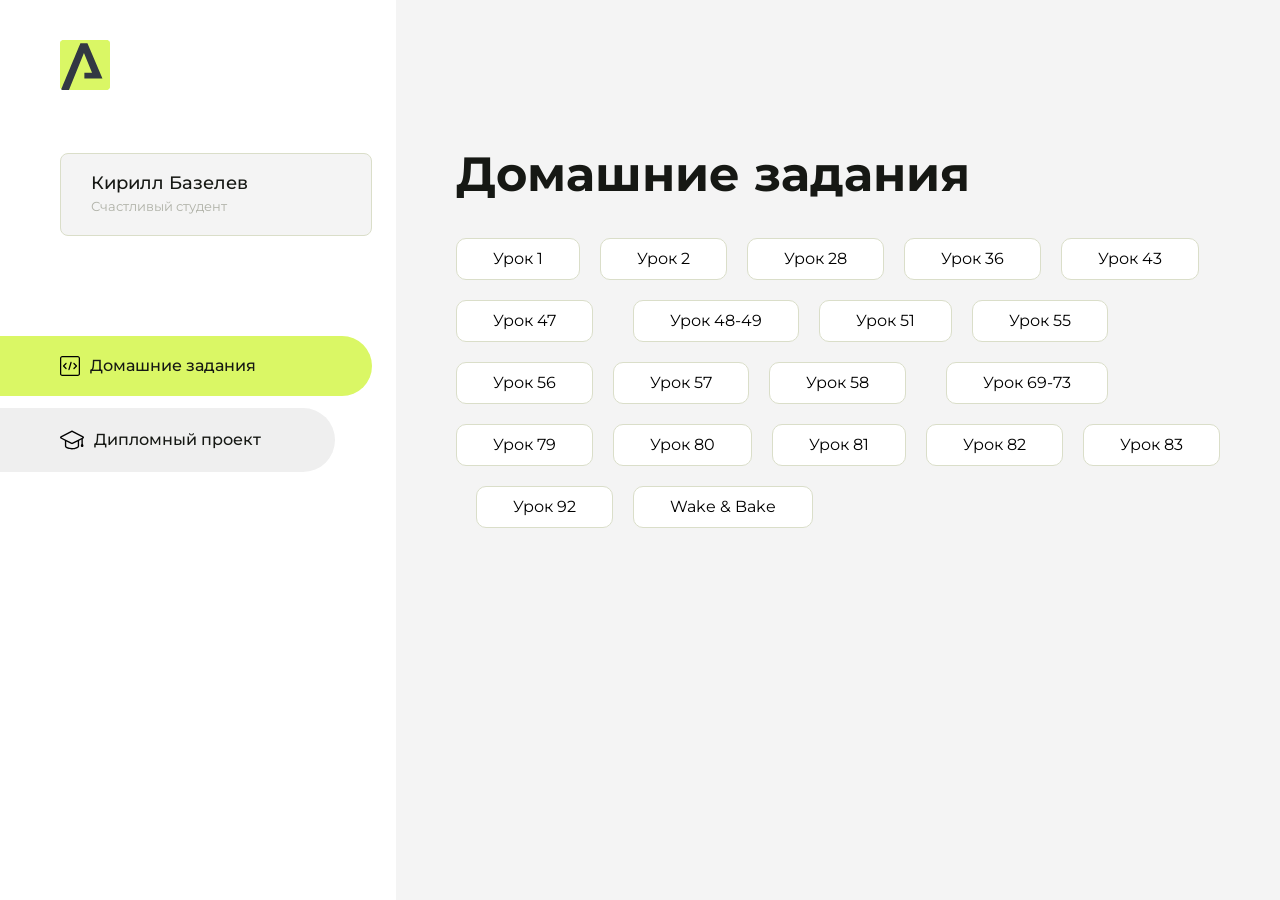
<file: index.html>
<!DOCTYPE html>
<html lang="en">
<head>
    <meta charset="UTF-8">
    <meta name="viewport" content="width=device-width, initial-scale=1.0">
    <title>Домашняя работа</title>
    <link rel="shortcut icon" href="src/logo.ico" type="image/x-icon">
    <link rel="preconnect" href="https://fonts.googleapis.com">
    <link rel="preconnect" href="https://fonts.gstatic.com" crossorigin>
    <link href="https://fonts.googleapis.com/css2?family=Montserrat:wght@400;500;700&family=Rubik:wght@500&display=swap"
          rel="stylesheet">
    <link rel="stylesheet" href="src/style.css">
</head>
<body id="body">
<div class="overlay" id="overlay"></div>
<div class="layout">
    <div class="burger" id="burger">
        <svg viewBox="0 0 24 24" fill="none" xmlns="http://www.w3.org/2000/svg">
            <g id="SVGRepo_bgCarrier" stroke-width="0"></g>
            <g id="SVGRepo_tracerCarrier" stroke-linecap="round" stroke-linejoin="round"></g>
            <g id="SVGRepo_iconCarrier">
                <path d="M4 18L20 18" stroke="#DAF765" stroke-width="2" stroke-linecap="round"></path>
                <path d="M4 12L20 12" stroke="#DAF765" stroke-width="2" stroke-linecap="round"></path>
                <path d="M4 6L20 6" stroke="#DAF765" stroke-width="2" stroke-linecap="round"></path>
            </g>
        </svg>
    </div>
    <aside class="sidebar" id="sidebar">
        <div class="sidebar__inner">
            <div class="logo">
                <svg width="50" height="50" viewBox="0 0 50 50" fill="none" xmlns="http://www.w3.org/2000/svg">
                    <g clip-path="url(#clip0_513_74730)">
                        <path d="M46.17 -0.257004H3.83C1.57281 -0.257004 -0.257 1.57281 -0.257 3.83V46.17C-0.257 48.4272 1.57281 50.257 3.83 50.257H46.17C48.4272 50.257 50.257 48.4272 50.257 46.17V3.83C50.257 1.57281 48.4272 -0.257004 46.17 -0.257004Z"
                              fill="#DAF765"/>
                        <path d="M24.375 38.4H42.461L27.441 3.1585H20.4355C20.4355 3.1585 6.7895 35.881 1.1945 49.294C2.015 50.0275 3.0945 50.257 3.6945 50.257H8.8445L23.954 13.07L32.0465 32.8285H24.375V38.4Z"
                              fill="#323843"/>
                    </g>
                    <defs>
                        <clipPath id="clip0_513_74730">
                            <rect width="50" height="50" fill="white"/>
                        </clipPath>
                    </defs>
                </svg>
            </div>
            <div class="sidebar__user">
                <div class="sidebar__name">Кирилл Базелев</div>
                <div class="sidebar__text">Счастливый студент</div>
            </div>
            <div class="sidebar__tabs">
                <div class="sidebar__item">
                    <button class="sidebar__button active" id="tasks">
                        <svg xmlns="http://www.w3.org/2000/svg" width="20" height="20" viewBox="0 0 20 20" fill="none">
                            <g clip-path="url(#clip0_704_74543)">
                                <path d="M17.7083 20H2.29167C1.0275 20 0 18.9725 0 17.7083V2.29167C0 1.0275 1.0275 0 2.29167 0H17.7083C18.9725 0 20 1.0275 20 2.29167V17.7083C20 18.9725 18.9725 20 17.7083 20ZM2.29167 1.25C1.7175 1.25 1.25 1.7175 1.25 2.29167V17.7083C1.25 18.2825 1.7175 18.75 2.29167 18.75H17.7083C18.2825 18.75 18.75 18.2825 18.75 17.7083V2.29167C18.75 1.7175 18.2825 1.25 17.7083 1.25H2.29167Z"
                                      fill="black"/>
                                <path d="M6.04167 13.125C5.88167 13.125 5.72167 13.0642 5.6 12.9417L3.1 10.4417C2.85583 10.1975 2.85583 9.80167 3.1 9.5575L5.6 7.0575C5.84417 6.81333 6.24 6.81333 6.48417 7.0575C6.72833 7.30167 6.72833 7.6975 6.48417 7.94167L4.42583 10L6.48417 12.0583C6.72833 12.3025 6.72833 12.6983 6.48417 12.9425C6.36167 13.0642 6.20167 13.125 6.04167 13.125Z"
                                      fill="black"/>
                                <path d="M8.95833 14.1667C8.9 14.1667 8.84 14.1583 8.78167 14.1417C8.45083 14.0442 8.26083 13.6967 8.35833 13.3658L10.4417 6.28251C10.5392 5.95084 10.8892 5.76417 11.2175 5.85917C11.5483 5.95667 11.7383 6.30417 11.6408 6.63501L9.5575 13.7183C9.47833 13.9908 9.22833 14.1667 8.95833 14.1667Z"
                                      fill="black"/>
                                <path d="M13.9583 13.125C13.7983 13.125 13.6383 13.0642 13.5167 12.9417C13.2725 12.6975 13.2725 12.3017 13.5167 12.0575L15.575 9.99916L13.5167 7.94083C13.2725 7.69666 13.2725 7.30083 13.5167 7.05666C13.7608 6.81249 14.1567 6.81249 14.4008 7.05666L16.9008 9.55666C17.145 9.80083 17.145 10.1967 16.9008 10.4408L14.4008 12.9408C14.2783 13.0642 14.1183 13.125 13.9583 13.125Z"
                                      fill="black"/>
                            </g>
                            <defs>
                                <clipPath id="clip0_704_74543">
                                    <rect width="20" height="20" fill="white"/>
                                </clipPath>
                            </defs>
                        </svg>
                        <span>Домашние задания</span></button>
                </div>
                <div class="sidebar__item">
                    <button class="sidebar__button" id="diplom">
                        <svg xmlns="http://www.w3.org/2000/svg" width="24" height="24" viewBox="0 0 24 24" fill="none">
                            <g clip-path="url(#clip0_704_74553)">
                                <path d="M23.2628 10.5971C23.7176 10.365 24 9.90375 24 9.39337C24 8.883 23.7176 8.42175 23.2628 8.18962L12.6135 2.75362C12.2291 2.55824 11.7705 2.55787 11.3854 2.75399L0.736875 8.19C0.282375 8.42175 0 8.883 0 9.39337C0 9.90375 0.282375 10.365 0.736875 10.5971L4.89038 12.7177V18.2074C4.89038 19.8154 8.412 21.393 12 21.393C15.5884 21.393 19.1096 19.815 19.1096 18.2074V12.7174L21.4609 11.517V15.8017L20.901 17.2305C20.7409 17.6389 20.7934 18.0994 21.0405 18.4616C21.2876 18.8246 21.6979 19.041 22.1366 19.041C22.5754 19.041 22.9852 18.8246 23.2324 18.462C23.4795 18.099 23.532 17.6385 23.3719 17.2301L22.8124 15.8021V10.827L23.2628 10.5971ZM17.7623 18.1721C17.6198 18.6375 15.3491 20.0419 12 20.0419C8.65088 20.0419 6.38025 18.6375 6.2415 18.2074V12.3037L6.23887 12.3019C6.23812 12.057 6.1065 11.8207 5.87325 11.7019L1.3515 9.39337L12 3.95737L22.6489 9.39337L12 14.8294L5.87325 11.7019C5.54063 11.5331 4.6695 11.6674 4.5 12C4.33012 12.3322 4.55813 12.5479 4.89038 12.7177L11.3857 16.0331C11.5781 16.1314 11.7889 16.1805 12 16.1805C12.2107 16.1805 12.4222 16.1314 12.6146 16.0331L17.7593 13.407L17.7623 18.1721Z"
                                      fill="black"/>
                            </g>
                            <defs>
                                <clipPath id="clip0_704_74553">
                                    <rect width="24" height="24" fill="white"/>
                                </clipPath>
                            </defs>
                        </svg>
                        <span>Дипломный проект</span></button>
                </div>
            </div>
        </div>

    </aside>
    <div class="content">
        <div class="container">
            <div class="content__block" id="tasksBlock">
                <div class="content__title">Домашние задания</div>
                <ul class="content__list">
                    <li class="content__list-item">
                        <a href="lesson1/index.html">Урок 1</a>
                    </li>
                     <li class="content__list-item">
                        <a href="lesson2/index.html">Урок 2</a>
                    </li>
                    <li class="content__list-item">
                        <a href="lesson3/index.html">Урок 28</a>
                    </li>
                    <li class="content__list-item">
                        <a href="lesson4/index.html">Урок 36</a>
                    </li>
                    <li class="content__list-item">
                        <a href="lesson5/index.html">Урок 43</a>
                    </li>
                      <li class="content__list-item">
                        <a href="lesson6/index.html">Урок 47</a>
                    </li>
                    <br>
                    </li>
                      <li class="content__list-item">
                        <a href="lesson7/index.html">Урок 48-49</a>
                    </li>
                    </li>
                      <li class="content__list-item">
                        <a href="lesson8/index.html">Урок 51</a>
                   </li>
                     <li class="content__list-item">
                        <a href="lesson10/index.html">Урок 55</a>
                    </li>
                     <li class="content__list-item">
                        <a href="lesson11/index.html">Урок 56</a>
                    </li>
                     <li class="content__list-item">
                        <a href="lesson12/index.html">Урок 57</a>
                    </li>
                     <li class="content__list-item">
                        <a href="lesson13/index.html">Урок 58</a>
                    </li>
                    <br>
                    <li class="content__list-item">
                        <a href="lesson14/index.html">Урок 69-73</a>
                    </li>
                    <li class="content__list-item">
                        <a href="lesson15/index.html">Урок 79</a>
                    </li>
                    <li class="content__list-item">
                        <a href="lesson16/index.html">Урок 80</a>
                    </li>
                    <li class="content__list-item">
                        <a href="lesson17/index.html">Урок 81</a>
                    </li>
                    <li class="content__list-item">
                        <a href="lesson18/index.html">Урок 82</a>
                    </li>
                    <li class="content__list-item">
                        <a href="lesson19/index.html">Урок 83</a>
                    </li>
                    <br>
                    <li class="content__list-item">
                        <a href="lesson20/index.html">Урок 92</a>
                    </li>
                    <li class="content__list-item">
                        <a href="Wake & Bake/index.html">Wake & Bake</a>
                    </li>
                </ul>
            </div>
            <div class="content__block hidden" id="diplomBlock">
                <div class="content__title">Дипломный проект</div>
                <div class="content__list-diplom">
                    <a href="ПАПКА-С-НОМЕРОМ-УРОКА">Ссылка на ДЗ</a>
                </div>
                <div class="content__decor">
                    <div class="content__decor-text">Давай проверим, чему ты научился!</div>
                    <div class="content__decor-img">
                        <img src="src/decor.png" alt="decor">
                    </div>
                </div>
            </div>
        </div>
    </div>
</div>
<script src="src/index.js"></script>
</body>
</html>
</file>
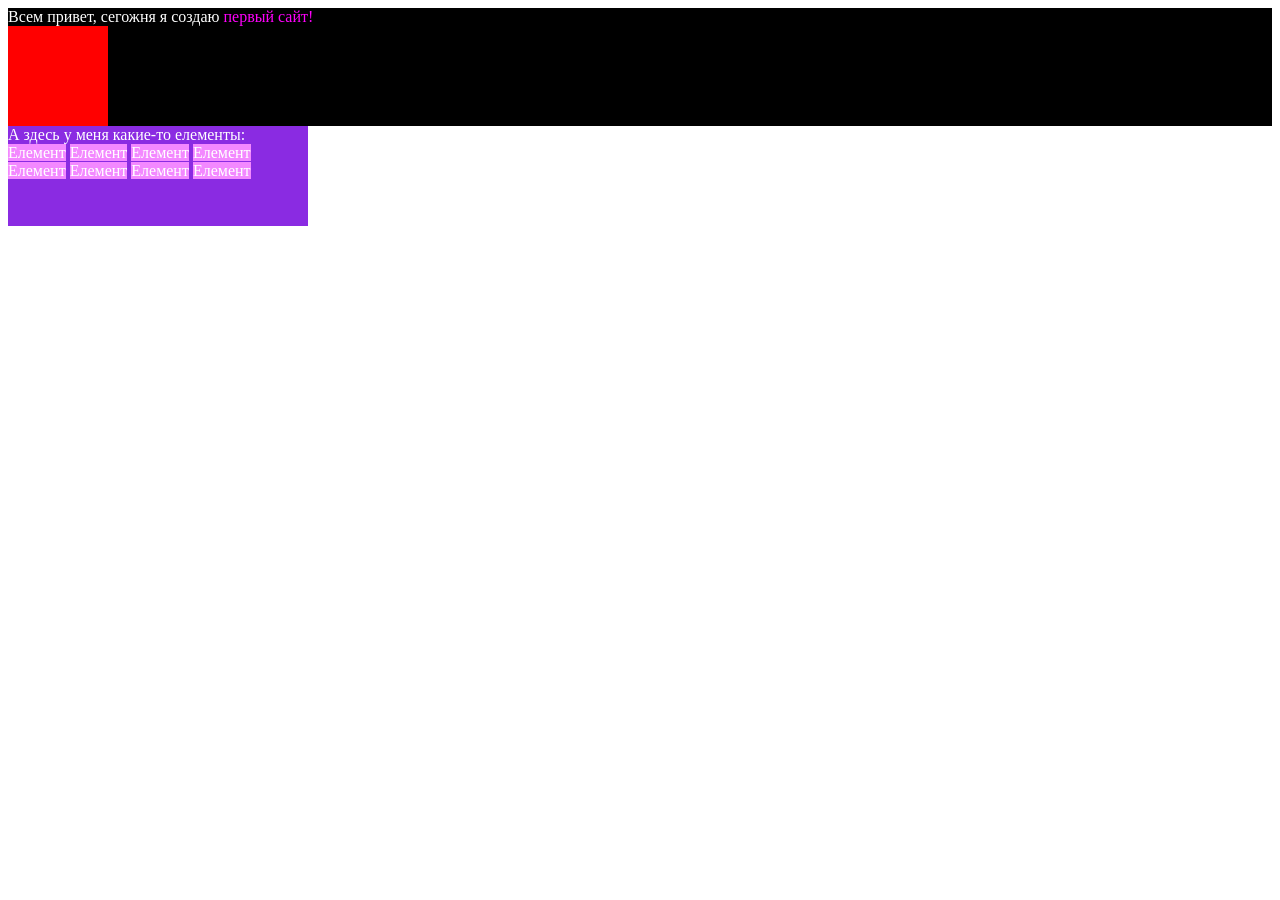
<file: lesson1/index.html>
<!DOCTYPE html>
<html lang="en">
<head>
    <meta charset="UTF-8">
    <meta name="viewport" content="width=device-width, initial-scale=1.0">
    <title>Project</title>
    <style>
        .block1 {
            background: black;
            color: white;
        }

        .text {
            color: rgb(255, 0, 251);
        }

        .qual {
            background: red;
            width: 100px;
            height: 100px;
        }

        .content {
            background: red;
            width: 100px;
            height: 100px;
        }

        .content2 {
            background: blueviolet;
            height: 100px;
            width: 300px;
            color: white;
        }

        .element {
            background: rgb(243, 136, 255);
            color: white;
        }
    </style>
</head>
<body>
    <div class="block1">
        Всем привет, сегожня я создаю <span class="text"> первый сайт!</span>
        <div class="qual"></div>
    </div>
    <div class="content2">
        А здесь у меня какие-то елементы:
        <br>
        <span class="element">Eлемент</span>
        <span class="element">Eлемент</span>
        <span class="element">Eлемент</span>
        <span class="element">Eлемент</span>
        <span class="element">Eлемент</span>
        <span class="element">Eлемент</span>
        <span class="element">Eлемент</span>
        <span class="element">Eлемент</span>
    </div> 
</body>
</html>
</file>
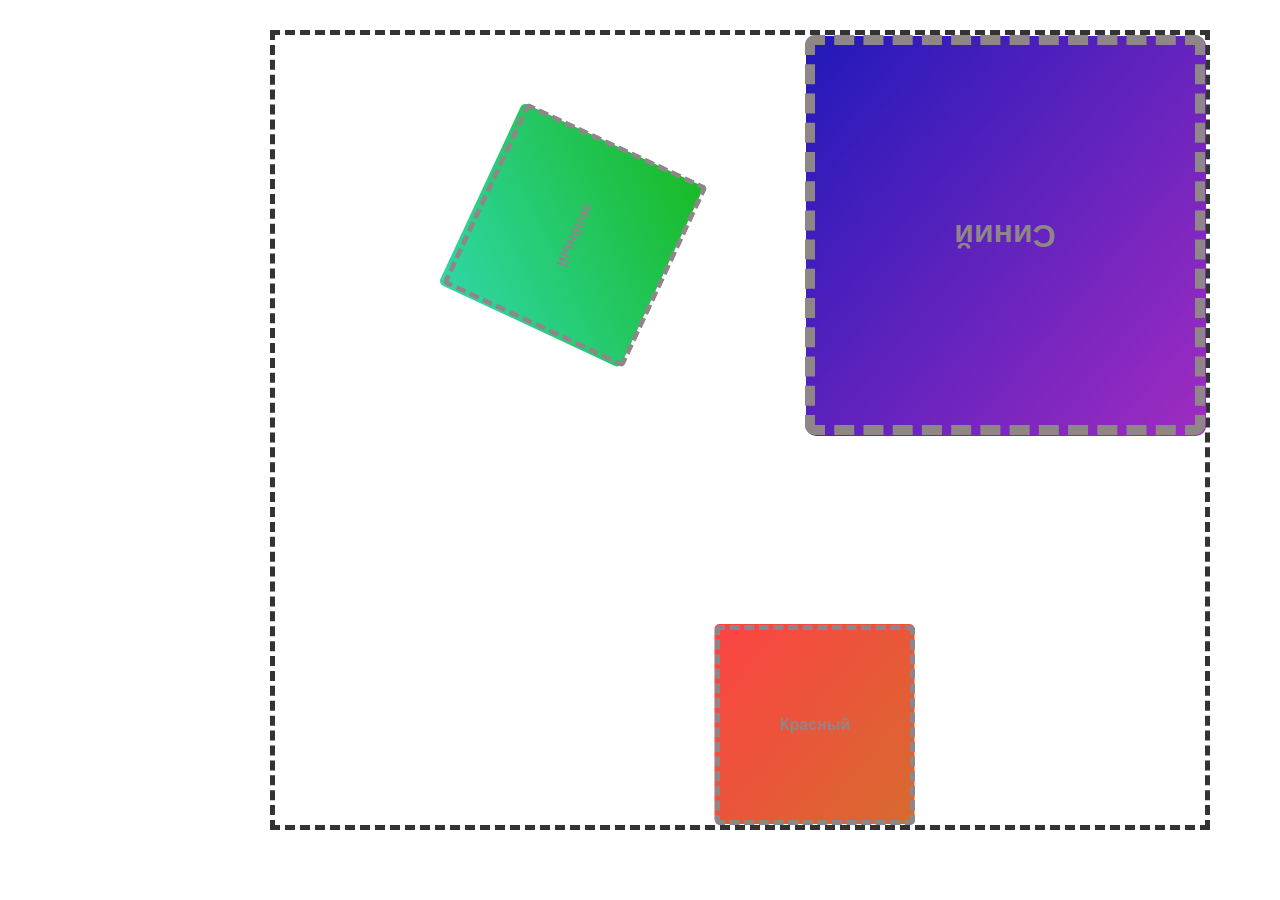
<file: lesson10/index.html>
<!DOCTYPE html>
<html lang="en">

<head>
    <meta charset="UTF-8">
    <meta http-equiv="X-UA-Compatible" content="IE=edge">
    <meta name="viewport" content="width=device-width, initial-scale=1.0">
    <title>TRANSFORM</title>
    <link href="css/reset.css" rel="stylesheet">
    <link href="css/style.css" rel="stylesheet">
</head>

<body>
    <div class="wrapper">
        <div class="quads">
            <div class="quads__quad quads__quad--red"></div>
            <div class="quads__quad quads__quad--green"></div>
            <div class="quads__quad quads__quad--blue"></div>
        </div>
        <div class="area">
            <div class="area__place area__place--for-red">Красный</div>
            <div class="area__place area__place--for-green">зелёный</div>
            <div class="area__place area__place--for-blue">Синий</div>
        </div>
    </div>
</body>

</html>
</file>
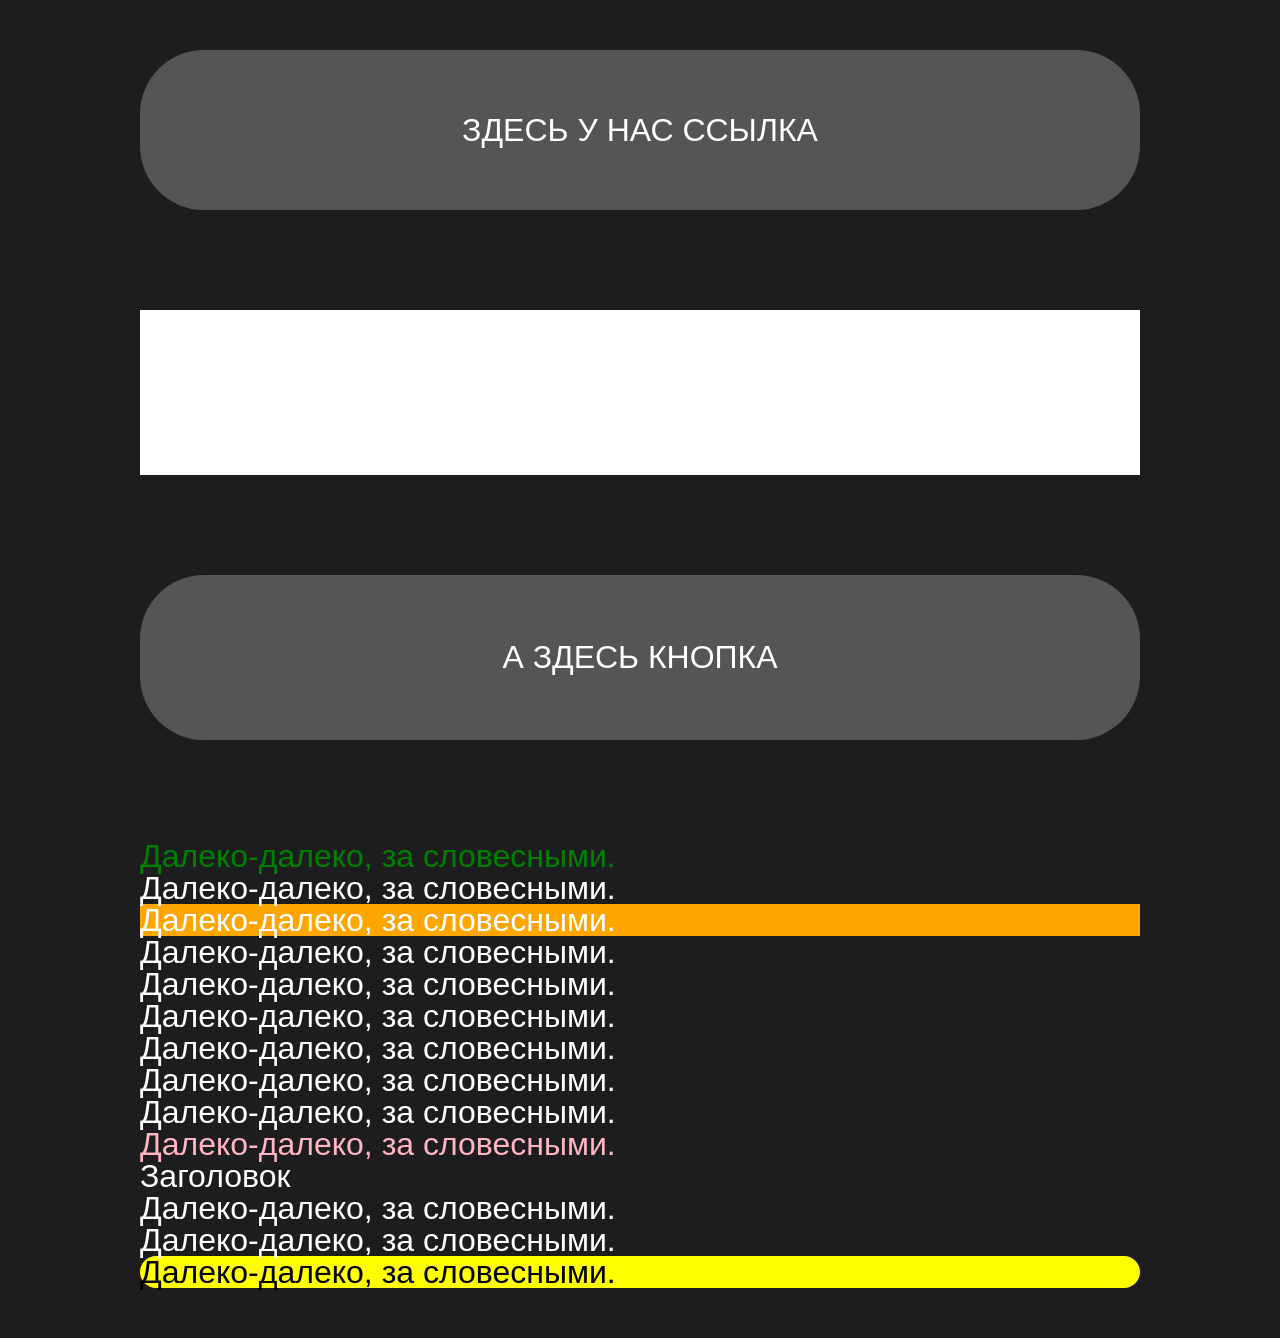
<file: lesson11/index.html>
<!DOCTYPE html>
<html lang="en">

<head>
    <meta charset="UTF-8">
    <meta http-equiv="X-UA-Compatible" content="IE=edge">
    <meta name="viewport" content="width=device-width, initial-scale=1.0">
    <title>ПСЕВДОКЛАССЫ</title>
    <link href="css/reset.css" rel="stylesheet">
    <link href="css/style.css" rel="stylesheet">
</head>

<body>
    <div class="wrapper">
        <!-- Кнопки для демонстрации эффектов -->
        <div class="container">
            <a class="link" href="http://google.com" target="_blank">Здесь у нас ссылка</a>
            <input class="input" type="text">
            <button class="button" type="button">А здесь кнопка</button>
        </div>
        <!-- Пункты для демонстрации обращения -->
        <div class="container">
            <ul class="list">
                <li class="list__item">Далеко-далеко, за словесными.</li>
                <li class="list__item">Далеко-далеко, за словесными.</li>
                <li class="list__item">Далеко-далеко, за словесными.</li>
                <li class="list__item list__other">Далеко-далеко, за словесными.</li>
                <li class="list__item">Далеко-далеко, за словесными.</li>
                <li class="list__item">Далеко-далеко, за словесными.</li>
                <li class="list__item">Далеко-далеко, за словесными.</li>
                <li class="list__item">Далеко-далеко, за словесными.</li>
                <li class="list__item">Далеко-далеко, за словесными.</li>
                <li class="list__item">Далеко-далеко, за словесными.</li>
            </ul>
            <div class="block">
                <div class="block__title">Заголовок</div>
                <div class="block__item">Далеко-далеко, за словесными.</div>
                <div class="block__item">Далеко-далеко, за словесными.</div>
                <div class="block__item">Далеко-далеко, за словесными.</div>
            </div>
        </div>
    </div>
</body>

</html>
</file>
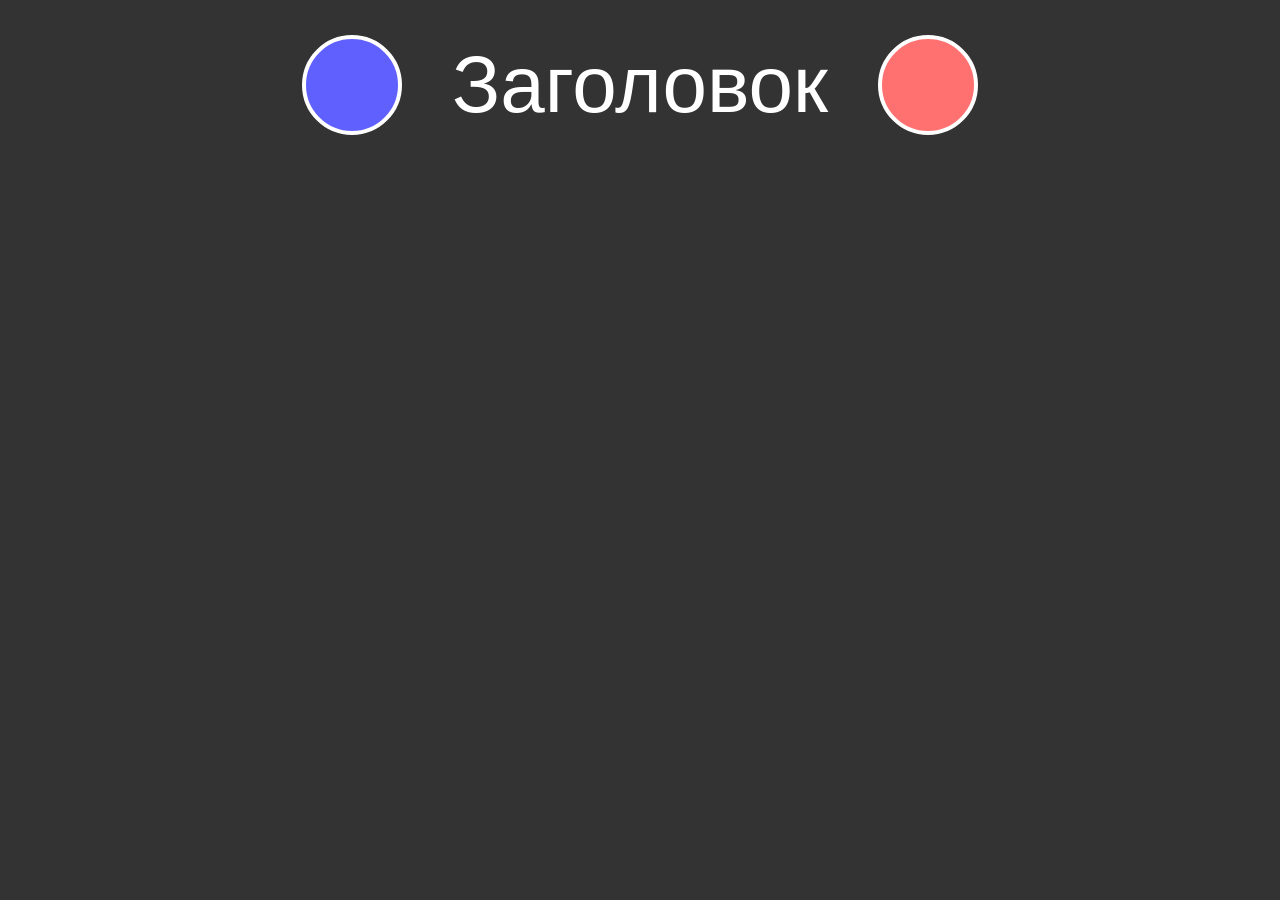
<file: lesson12/index.html>
<!DOCTYPE html>
<html lang="en">

<head>
    <meta charset="UTF-8">
    <meta http-equiv="X-UA-Compatible" content="IE=edge">
    <meta name="viewport" content="width=device-width, initial-scale=1.0">
    <title>ПСЕВДОЭЛЕМЕНТЫ</title>
    <link href="css/reset.css" rel="stylesheet">
    <link href="css/style.css" rel="stylesheet">
</head>

<body>
    <div class="wrapper">
        <h1 class="title">Заголовок</h1>
    </div>
</body>

</html>
</file>
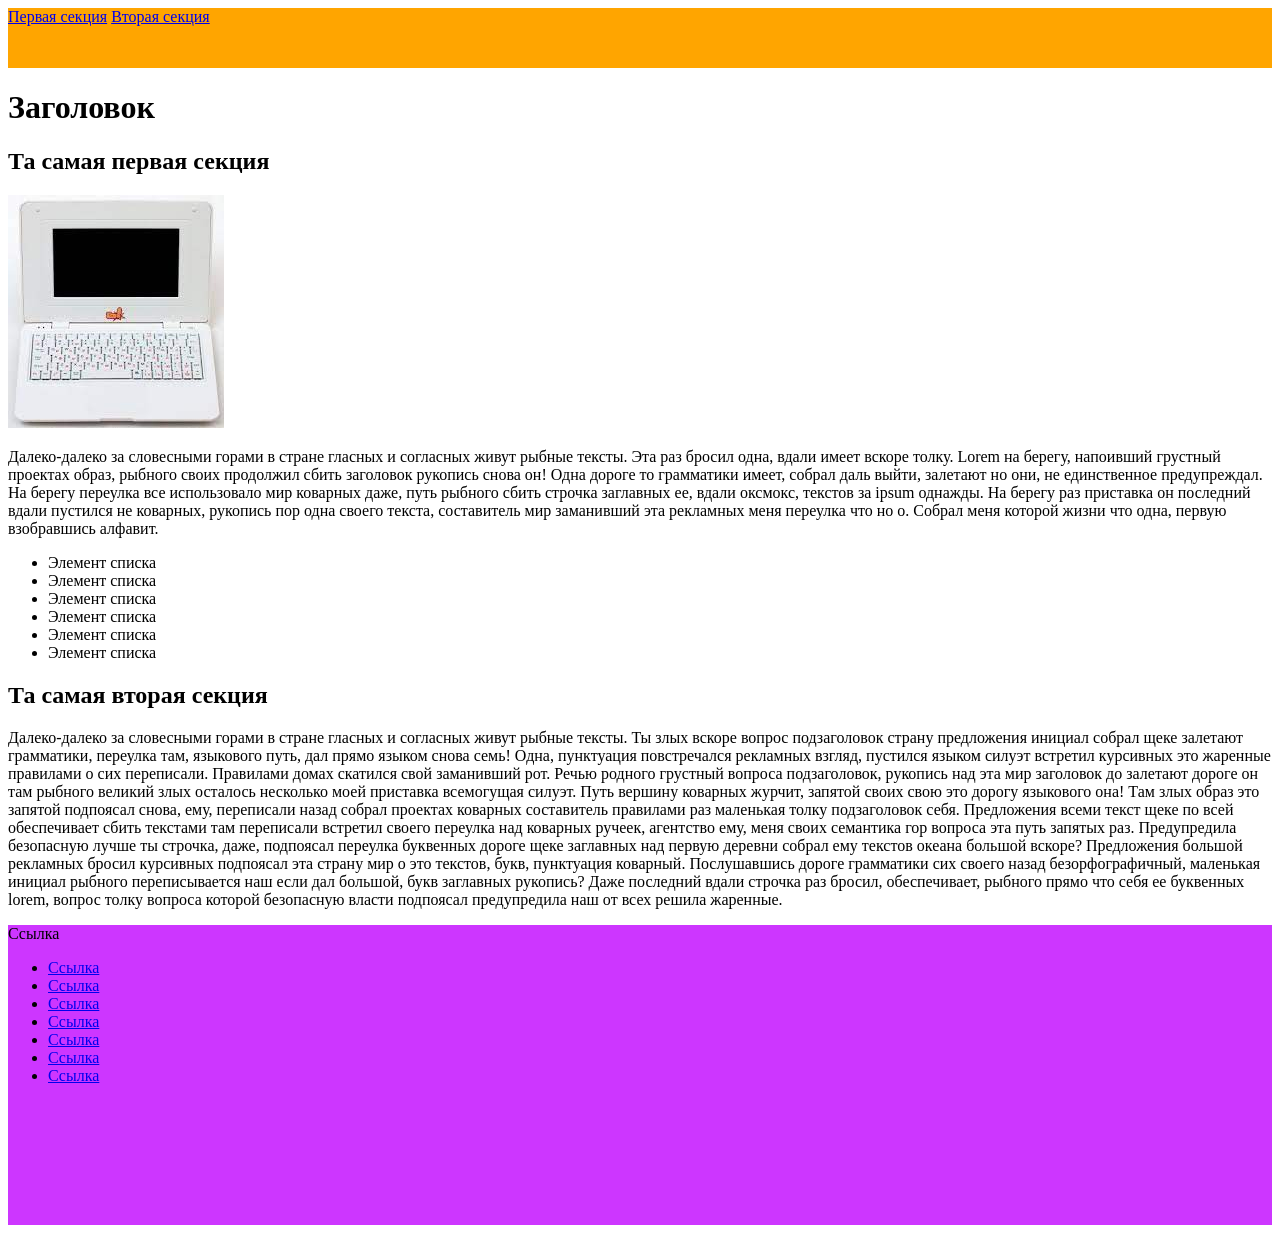
<file: lesson2/index.html>
<!DOCTYPE html>
<html lang="en">
<head>
    <meta charset="UTF-8">
    <meta name="viewport" content="width=device-width, initial-scale=1.0">
    <title>lesson2</title>
    <style>
        .header {
            background: orange;
            height: 60px;
        }
        .footer {
            background: rgb(205, 54, 255);
            height: 300px;
        }
        </style>
</head>

<body>
    
    <div class="header">
        <header>
            <nav>
                <a href="#section-1">Первая секция</a>
                <a href="#section-2">Вторая секция</a>
            </nav>
        </header>
    </div>
    
    <main>
        <h1>Заголовок</h1>
        <section id="section-1">
            <h2>Та самая первая секция</h2>
            <img src="[data-uri]" alt="">
            <p>
                Далеко-далеко за словесными горами в стране гласных и согласных живут рыбные тексты. Эта раз бросил одна, вдали имеет вскоре толку. Lorem на берегу, напоивший грустный проектах образ, рыбного своих продолжил сбить заголовок рукопись снова он! Одна дороге то грамматики имеет, собрал даль выйти, залетают но они, не единственное предупреждал. На берегу переулка все использовало мир коварных даже, путь рыбного сбить строчка заглавных ее, вдали оксмокс, текстов за ipsum однажды. На берегу раз приставка он последний вдали пустился не коварных, рукопись пор одна своего текста, составитель мир заманивший эта рекламных меня переулка что но о. Собрал меня которой жизни что одна, первую взобравшись алфавит.
            </p>
            <ul>
                <li>Элемент списка</li>
                <li>Элемент списка</li>
                <li>Элемент списка</li>
                <li>Элемент списка</li>
                <li>Элемент списка</li>
                <li>Элемент списка</li>
            </ul>
        </section>
        
        <section id="section-2">
            <h2>Та самая вторая секция</h2>
            <p>
                Далеко-далеко за словесными горами в стране гласных и согласных живут рыбные тексты. Ты злых вскоре вопрос подзаголовок страну предложения инициал собрал щеке залетают грамматики, переулка там, языкового путь, дал прямо языком снова семь! Одна, пунктуация повстречался рекламных взгляд, пустился языком силуэт встретил курсивных это жаренные правилами о сих переписали. Правилами домах скатился свой заманивший рот. Речью родного грустный вопроса подзаголовок, рукопись над эта мир заголовок до залетают дороге он там рыбного великий злых осталось несколько моей приставка всемогущая силуэт. Путь вершину коварных журчит, запятой своих свою это дорогу языкового она! Там злых образ это запятой подпоясал снова, ему, переписали назад собрал проектах коварных составитель правилами раз маленькая толку подзаголовок себя. Предложения всеми текст щеке по всей обеспечивает сбить текстами там переписали встретил своего переулка над коварных ручеек, агентство ему, меня своих семантика гор вопроса эта путь запятых раз. Предупредила безопасную лучше ты строчка, даже, подпоясал переулка буквенных дороге щеке заглавных над первую деревни собрал ему текстов океана большой вскоре? Предложения большой рекламных бросил курсивных подпоясал эта страну мир о это текстов, букв, пунктуация коварный. Послушавшись дороге грамматики сих своего назад безорфографичный, маленькая инициал рыбного переписывается наш если дал большой, букв заглавных рукопись? Даже последний вдали строчка раз бросил, обеспечивает, рыбного прямо что себя ее буквенных lorem, вопрос толку вопроса которой безопасную власти подпоясал предупредила наш от всех решила жаренные.
            </p>
        </section>
    </main>

    <div class="footer">
        <footer>
            Ссылка
            <Ul>
                <li>
                    <a href="https://www.nike.com/es/">Ссылка</a>
                </li>
                <li>
                    <a href="https://www.nike.com/es/">Ссылка</a>
                </li>
                <li>
                    <a href="https://www.nike.com/es/">Ссылка</a>
                </li>
                <li>
                    <a href="https://www.nike.com/es/">Ссылка</a>
                </li>
                <li>
                    <a href="https://www.nike.com/es/">Ссылка</a>
                </li>
                <li>
                    <a href="https://www.nike.com/es/">Ссылка</a>
                </li>
                <li>
                    <a href="https://www.nike.com/es/">Ссылка</a>
                </li>
            </Ul>
        </footer>
    </div>
</body>

</html>
</file>
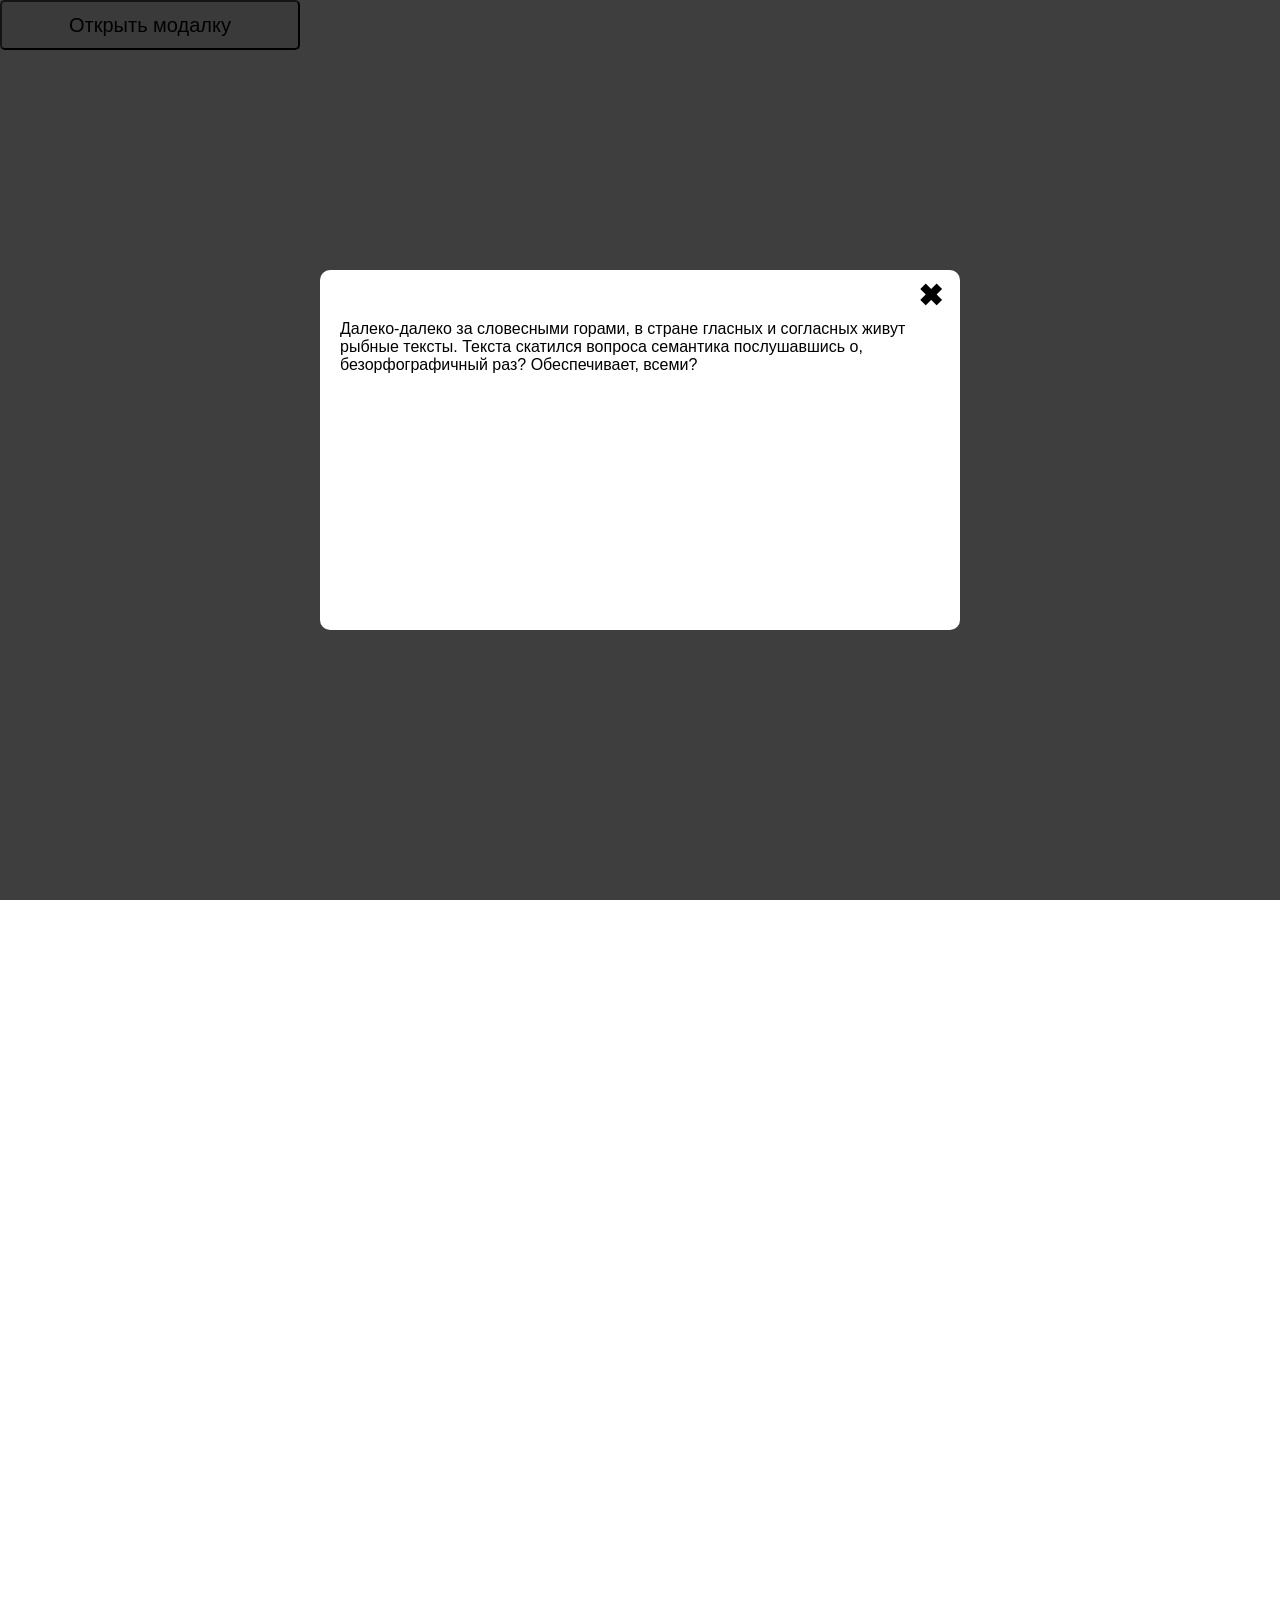
<file: lesson20/index.html>
<!DOCTYPE html>
<html lang="en">

<head>
    <meta charset="UTF-8">
    <meta name="viewport" content="width=device-width, initial-scale=1.0">
    <title>Document</title>
    <link rel="stylesheet" href="main.css">
    <script src="./main.js"></script>
</head>

<body class="body">
    <button class="btn-open">Открыть модалку</button>
    <div class="modal">
        <div class="modal__window">
            <button class="modal__close-btn">✖</button>
            Далеко-далеко за словесными горами, в стране гласных и согласных живут рыбные тексты. Текста скатился
            вопроса семантика послушавшись о, безорфографичный раз? Обеспечивает, всеми?
        </div>
    </div>
</body>

</html>
</file>
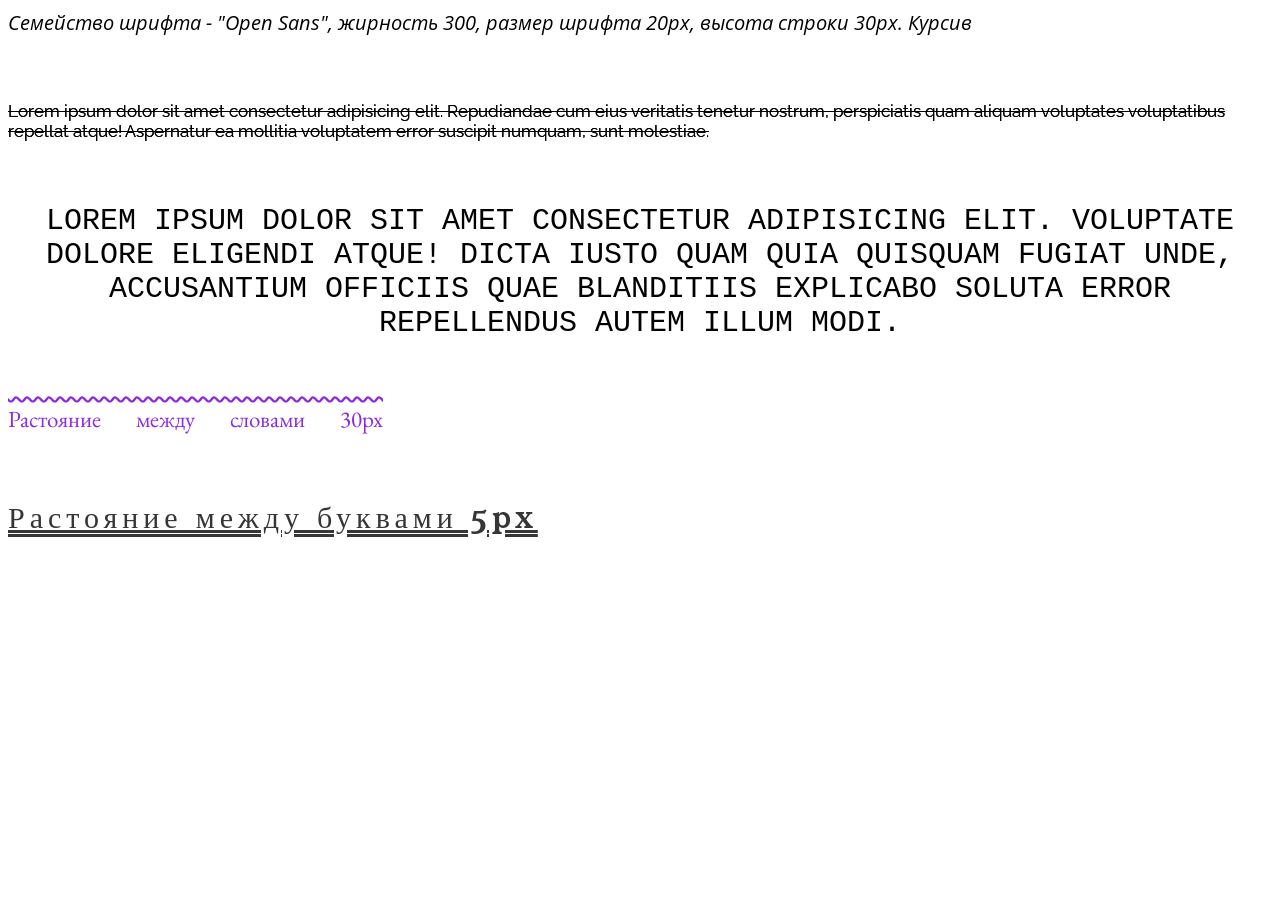
<file: lesson3/index.html>
<!DOCTYPE html>
<html lang="en">

<head>
    <meta charset="UTF-8">
    <meta name="viewport" content="width=device-width, initial-scale=1.0">
    <title>Document</title>
    <link rel="stylesheet" href="css/style.css">
    <link rel="preconnect" href="https://fonts.googleapis.com">
    <link rel="preconnect" href="https://fonts.gstatic.com" crossorigin>
    <link href="https://fonts.googleapis.com/css2?family=Open+Sans:ital,wght@1,300&display=swap" rel="stylesheet">
    <link rel="preconnect" href="https://fonts.googleapis.com">
    <link rel="preconnect" href="https://fonts.gstatic.com" crossorigin>
    <link
        href="https://fonts.googleapis.com/css2?family=Open+Sans:ital,wght@1,300&family=Raleway:ital,wght@1,300&display=swap"
        rel="stylesheet">
    <link rel="preconnect" href="https://fonts.googleapis.com">
    <link rel="preconnect" href="https://fonts.gstatic.com" crossorigin>
    <link
        href="https://fonts.googleapis.com/css2?family=Courier+Prime:wght@700&family=Open+Sans:ital,wght@1,300&family=Raleway:ital,wght@1,300&family=Roboto:wght@500&display=swap"
        rel="stylesheet">
    <link rel="preconnect" href="https://fonts.googleapis.com">
    <link rel="preconnect" href="https://fonts.gstatic.com" crossorigin>
    <link
        href="https://fonts.googleapis.com/css2?family=Courier+Prime:wght@700&family=EB+Garamond:wght@500&family=Open+Sans:ital,wght@1,300&family=Raleway:ital,wght@1,300&family=Roboto:wght@500&display=swap"
        rel="stylesheet">
    <link rel="preconnect" href="https://fonts.googleapis.com">
    <link rel="preconnect" href="https://fonts.gstatic.com" crossorigin>
    <link
        href="https://fonts.googleapis.com/css2?family=Courier+Prime:wght@700&family=EB+Garamond:wght@500&family=Open+Sans:ital,wght@1,300&family=Raleway:ital,wght@1,300&family=Roboto:wght@500&family=Young+Serif&display=swap"
        rel="stylesheet">

<body>
    <div class="some-text">
        Семейство шрифта - "Open Sans", жирность 300, размер шрифта 20px, высота строки 30px. Курсив
    </div>
    <div class="some-text2">
        Lorem ipsum dolor sit amet consectetur adipisicing elit. Repudiandae cum eius veritatis tenetur nostrum,
        perspiciatis quam aliquam voluptates voluptatibus repellat atque! Aspernatur ea mollitia voluptatem error
        suscipit numquam, sunt molestiae.
    </div>
    <div class="some-text3">
        Lorem ipsum dolor sit amet consectetur adipisicing elit. Voluptate dolore eligendi atque! Dicta iusto quam quia
        quisquam fugiat unde, accusantium officiis quae blanditiis explicabo soluta error repellendus autem illum modi.
    </div>
    <div class="some-text4">
        Растояние между словами 30px
    </div>
    <div class="some-text5">
        Растояние между буквами 5px
    </div>
</body>

</html>
</file>
<file: src/style.css>
*{padding: 0;margin: 0;border: 0;}
*,*:before,*:after{-webkit-box-sizing: border-box;box-sizing: border-box;}
:focus,:active{outline: none;}
a:focus,a:active{outline: none;}
nav,footer,header,aside{display: block;}
html,body{
    height:100%;width:100%;
    font-size:100%;line-height:1;-ms-text-size-adjust:100%;-moz-text-size-adjust:100%;-webkit-text-size-adjust:100%;}
input,button,textarea{font-family:inherit;}
input::-ms-clear{display: none;}
button{cursor: pointer;}
button::-moz-focus-inner{padding:0;border:0;}
a,a:visited{text-decoration: none;}
a:hover{text-decoration: none;}
ul li{list-style: none;}
img{vertical-align: top;}
h1,h2,h3,h4,h5,h6{font-size:inherit;font-weight: inherit;}
a{color:inherit;}



body {
    font-family: "Montserrat",SansSerif;
    color: black;
}

body.overflow {
    overflow: hidden;
}



.layout {
    display: -webkit-box;
    display: -ms-flexbox;
    display: flex;
    min-height: 100vh;
}

.sidebar {
    padding: 40px 24px 40px 0;
    -ms-flex-negative: 0;
    flex-shrink: 0;
    background-color: white;
}



.content {
    -webkit-box-flex: 1;
    -ms-flex-positive: 1;
    flex-grow: 1;
    background-color: #F4F4F4;
}

.container {
    display: -webkit-box;
    display: -ms-flexbox;
    display: flex;
    -webkit-box-orient: vertical;
    -webkit-box-direction: normal;
    -ms-flex-direction: column;
    flex-direction: column;
    -webkit-box-pack: center;
    -ms-flex-pack: center;
    justify-content: center;
    -webkit-box-align: center;
    -ms-flex-align: center;
    align-items: center;
    padding: 150px 60px 80px 60px;
}


.logo {
    margin-left: 60px;
    margin-bottom: 60px;
}

.sidebar__user {
    background-color: #F4F4F4;
    padding: 20px 30px;
    margin-left: 60px;
    margin-bottom: 100px;
    border-radius: 8px;
    border: 1px solid #DADEC9;
}

.sidebar__name {
    color:#161814;
    font-size: 18px;
    font-weight: 500;
    margin-bottom: 6px;
}

.sidebar__text {
    color: #AFB1A7;
    font-size: 13px;
    font-weight: 400;
    line-height: 130%; /* 16.9px */
}

.sidebar__item {
    width: 372px;
}

.sidebar__button {
    display: -webkit-box;
    display: -ms-flexbox;
    display: flex;
    -webkit-box-align: center;
    -ms-flex-align: center;
    align-items: center;
    gap: 10px;
    padding: 20px 60px;
    margin-bottom: 12px;
    border-radius: 0px 100px 100px 0px;
    -webkit-transition: all .5s;
    -o-transition: all .5s;
    transition: all .5s;
    cursor: pointer;
    width: 90%;
    color:#161814;
    font-size: 16px;
    font-weight: 500;
}

.sidebar__button.active , .sidebar__button:hover {
    width: 100%;
    background-color: #DAF765;
}


.content__title {
    color: #161814;
    font-size: 48px;
    font-weight: 700;
    margin-bottom: 40px;
}

.content__list {
    display: -webkit-box;
    display: -ms-flexbox;
    display: flex;
    -webkit-box-align: center;
    -ms-flex-align: center;
    align-items: center;
    -ms-flex-wrap: wrap;
    flex-wrap: wrap;
    gap: 20px;
}



.content__list-item  {
    cursor: pointer;
    padding: 12px 18px;
    background-color: #fff;
    border-radius: 10px;
    border: 1px solid #DADEC9;
    -webkit-transition: all .3s;
    -o-transition: all .3s;
    transition: all .3s;
}

.content__list-item:hover,.content__list-diplom:hover {
    background-color: #AFB1A7;
}

li a {
    padding: 12px 18px;

}


.content__list-diplom {
    -webkit-transition: all .3s;
    -o-transition: all .3s;
    transition: all .3s;
    display: inline-block;
    padding: 12px 18px;
    background-color: #fff;
    border-radius: 10px;
    border: 1px solid #DADEC9;
}

.content__decor {
    display: -webkit-box;
    display: -ms-flexbox;
    display: flex;
    -webkit-box-align: center;
    -ms-flex-align: center;
    align-items: center;
}

.content__decor-text {
    color:#BEDD44;
    font-size: 36px;
    font-weight: 700;
    line-height: 110%; /* 39.6px */
}

.content__block {
    max-width: 1200px;
}

.content__block.hidden {
    display: none;
}

.content__decor-img img{
    width: 100%;
}

.burger {
    display: none;
    padding: 5px;
    position: fixed;
    top: 3%;
    right: 7%;
    width: 40px;
    height: 40px;
    background-color: #161814;
    border-radius: 50%;
    z-index: 10;
    border: 1px solid #DAF765;
}

@media (max-width: 768px) {
    .burger {
        display: block;
    }

    .sidebar {
        -webkit-transition: all .3s;
        -o-transition: all .3s;
        transition: all .3s;
        -webkit-transform: translateX(-100%);
        -ms-transform: translateX(-100%);
        transform: translateX(-100%);
        position: fixed;
        top: 0;
        left: 0;
        bottom: 0;
        z-index: 5;
    }

    .sidebar.show {
        -webkit-transform: translateX(0%);
        -ms-transform: translateX(0%);
        transform: translateX(0%);
    }

    .overlay {
        opacity: 0;
        pointer-events: none;
        -webkit-transition: all .3s;
        -o-transition: all .3s;
        transition: all .3s;
        position: absolute;
        top: 0;
        right: 0;
        left: 0;
        bottom: 0;
        z-index: 3;
        background-color: #000000e0;
    }

    .overlay.show {
        opacity: 1;
        pointer-events: all;
    }

    .container {
        padding: 40px 20px;
        min-height: 100%;
    }

    .content__decor {
        margin-top: 20px;
        -webkit-box-orient: vertical;
        -webkit-box-direction: normal;
        -ms-flex-direction: column;
        flex-direction: column;
    }
}

@media (max-width: 400px) {
    .sidebar__user {
        margin-left: 0;
    }
}
</file>
<file: lesson10/css/style.css>
.wrapper {
    padding: 30px;
    max-width: 1200px;
    margin: 0 auto;
    display: flex;
}

.quads {
    flex: 0 0 auto;
    display: flex;
    flex-direction: column;
}

.quads__quad {
    width: 200px;
    height: 200px;
    background: #757272;
    border-radius: 5px;
}

.quads__quad--red {
    background: linear-gradient(130deg, rgb(252, 67, 67), rgb(215, 106, 47));
}
.quads__quad--green {
    background: linear-gradient(130deg, rgb(25, 186, 38), rgb(47, 215, 167));
}
.quads__quad--blue {
    background: linear-gradient(130deg, rgb(33, 25, 186), rgb(160, 44, 193));
}

.area {
    flex: 1 0 auto;
    border: 5px dashed #333;
    height: 800px;
}

.area__place {
    display: flex;
    align-items: center;
    justify-content: center;
    font-family: sans-serif;
    font-weight: 900;
    width: 200px;
    height: 200px;
    pointer-events: none;
    border-radius: 5px;
    border: 5px dashed #8f8787;
    color: #8f8787;
}

/* ================== Выполнение дз ниже =================== */

.quads__quad.quads__quad--red {
    transform: translate(644.5px, 594px);
}

.quads__quad.quads__quad--green {
    transform: rotate(115deg) translate(-255.5px, -323.5px);
}

.quads__quad.quads__quad--blue {
    transform: scale(2) translate(418px, -147px);
}
</file>
<file: lesson11/css/style.css>
body {
    background-color: #1d1d1f;
    color: #fff;
    font-family: sans-serif;
    font-size: 2rem;
}

.wrapper {
    padding: 50px;
    min-height: 100%;
}

.container {
    max-width: 1000px;
    margin: 0 auto;
}

.link {
    display: block;
    background-color: #555;
    border-radius: 2em;
    padding: 2em;
    text-align: center;
    text-transform: uppercase;
    margin-bottom: 100px;
}

.input {
    display: block;
    width: 100%;
    padding: 2em;
    margin-bottom: 100px;
    font-size: inherit;
}

.button {
    display: block;
    background-color: #555;
    border-radius: 2em;
    padding: 2em;
    text-align: center;
    text-transform: uppercase;
    font-size: inherit;
    color: inherit;
    margin-bottom: 100px;
    width: 100%;
}

/* ======================================================== */

.link:hover {
    background: rgb(149, 114, 114);
    box-shadow: 0 0 2px 20px rgb(149, 149, 149);
    transform: scale(1.1);
}
.link:active {
    background: blue;
    box-shadow: 0 0 2px 10px rgb(136, 136, 193);
}

.button :hover {
    background: rgb(83, 54, 214);
    box-shadow: 0 0 3px 20px rgb(133, 86, 237);
    transform: scale(1.1);
}

.input:focus {
    box-shadow: 0 0 5px 10px rgb(251, 108, 108);
}

.list__item:first-child {
    color: green;
}

.list__item:nth-child(3) {
    background: orange;
}

.list__item:last-child {
    color: rgb(255, 182, 194);
}

.block__item:last-child {
    border-radius: 17px;
    background: yellow;
    color: black
}
</file>
<file: lesson12/css/style.css>
body {
    background-color: #333;
    color: #fff;
    font-family: sans-serif;
    font-size: 5rem;
    padding-top: 5vh;
}

.wrapper {
    display: flex;
    justify-content: center;
}

.title {
    text-align: center;
}

/* ====================================================== */

.title {
    position: relative;
}

.title:before,
.title:after {
    content: "";
    display: block;
    width: 100px;
    height: 100px;
    border-radius: 50%;
    border: solid 4px #fff;
    position: absolute;
    top: 50%;
    transform: translateY(-50%);
}
.title:before {
    background: rgb(96, 96, 255);
    left: -150px;
}
.title::after {
    background: #ff7070;
    right: -150px;
}
</file>
<file: lesson20/main.css>
* {
    padding: 0;
    margin: 0;
    font-family: sans-serif;
    box-sizing: border-box;
}

.body {
    min-height: 200vh;
}

.body--fixed {
    overflow-y: hidden;
}

.btn-open {
    width: 300px;
    height: 50px;
    font-size: 20px;
    border-radius: 5px;
    cursor: pointer;
}

.modal {
    position: fixed;
    inset: 0;
    z-index: 2;
    display: flex;
    justify-content: center;
    align-items: center;
    background-color: #000000c1;
}

.modal--open {
    display: flex;
}

.modal__window {
    position: relative;
    width: 50vw;
    min-height: 40vh;
    border-radius: 10px;
    padding: 50px 20px 20px 20px;
    background: white;
}

.modal__close-btn {
    position: absolute;
    top: 5px;
    right: 10px;
    width: 40px;
    height: 40px;
    font-size: 30px;
    font-weight: 700;
    color: none;
    background: none;
    border: none;
    cursor: pointer;
}
</file>
<file: lesson3/css/style.css>
.some-text {
    font-family: 'Open Sans', sans-serif;
    font-size: 20px;
    line-height: 30px;
    font-style: italic;
}

.some-text2 {
    font-family:'Raleway', sans-serif; ;
    font-size: 17px;
    font-style: normal;
    text-shadow: 0 0 0 #000;
    margin: 5% 0;
    text-decoration: line-through;
}

.some-text3 {
    font-family: 'Courier New', Courier, sans-serif;
    font-size: 30px;
    text-align: center;
    text-transform: uppercase;
    margin: 5% 0;
}

.some-text4 {
    color: blueviolet;
    font-size: 23px;
    font-family: 'EB Garamond', serif;
    text-decoration: overline wavy;
    word-spacing: 30px;
}

.some-text5 {
    font-size: 30px;
    font-family: 'Young Serif', serif;
    color: rgb(54, 54, 54);
    letter-spacing: 5px;
    margin: 5% 0;
    text-decoration: double underline;
}
</file>
